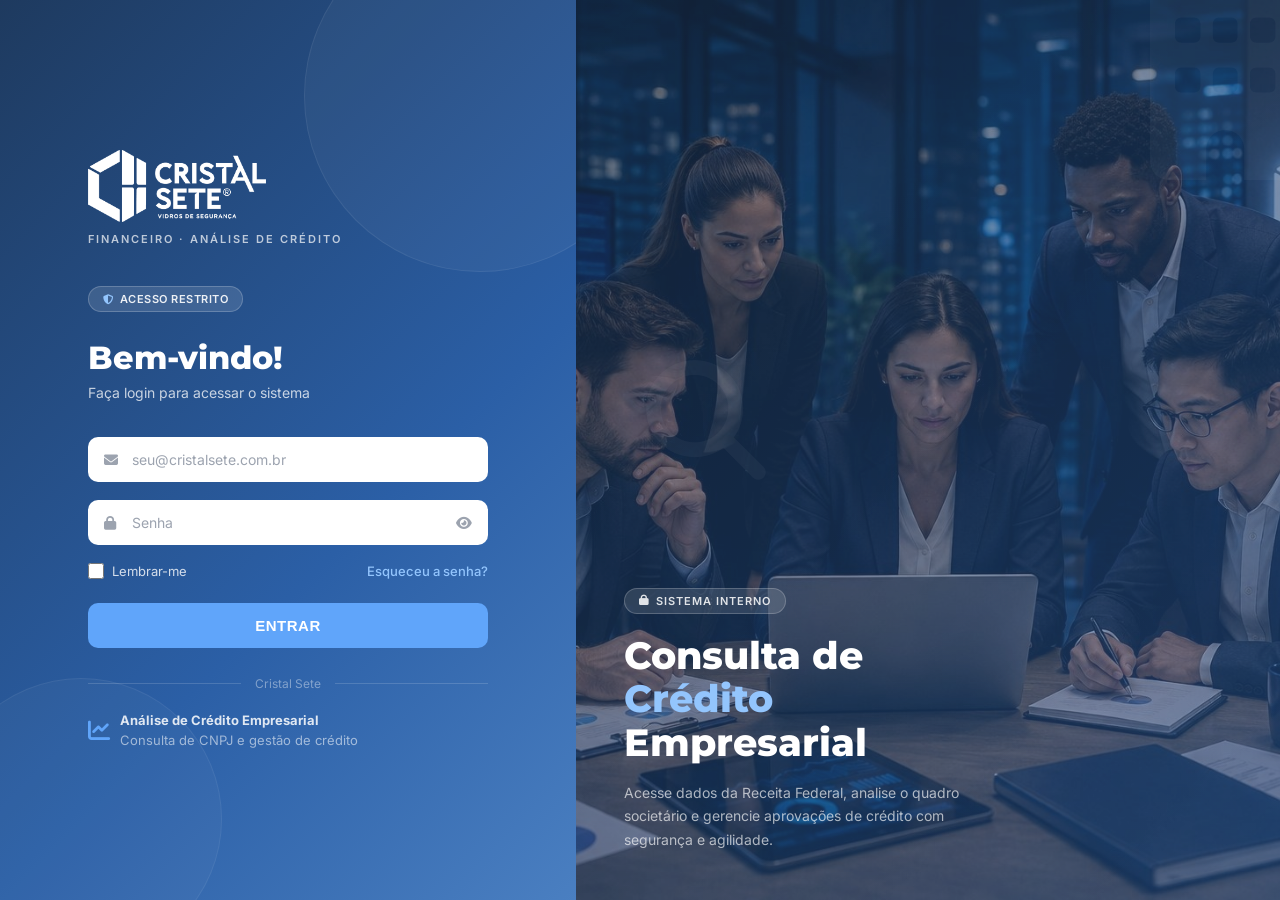
<file: login.html>
<!DOCTYPE html>
<html lang="pt-BR">
<head>
    <meta charset="UTF-8">
    <meta name="viewport" content="width=device-width, initial-scale=1.0">
    <title>Login — Análise de Crédito | Cristal Sete</title>
    <link href="https://fonts.googleapis.com/css2?family=Inter:wght@300;400;500;600;700;800&display=swap" rel="stylesheet">
    <link href="https://fonts.googleapis.com/css2?family=Montserrat:wght@400;600;700;800&display=swap" rel="stylesheet">
    <link rel="stylesheet" href="https://cdnjs.cloudflare.com/ajax/libs/font-awesome/6.4.0/css/all.min.css">
    <style>
        * { margin: 0; padding: 0; box-sizing: border-box; }

        body {
            font-family: 'Inter', sans-serif;
            height: 100vh;
            overflow: hidden;
        }

        .login-wrapper {
            display: flex;
            height: 100vh;
        }

        /* ── LADO ESQUERDO ── */
        .login-left {
            flex: 0 0 45%;
            background: linear-gradient(135deg, #1e3a5f 0%, #2B5FA6 60%, #4a7fc1 100%);
            display: flex;
            flex-direction: column;
            justify-content: center;
            padding: 60px;
            position: relative;
            overflow: hidden;
        }

        /* Círculos decorativos de vidro */
        .login-left::before {
            content: '';
            position: absolute;
            top: -80px; right: -80px;
            width: 350px; height: 350px;
            background: rgba(255,255,255,0.04);
            border: 1px solid rgba(255,255,255,0.07);
            border-radius: 50%;
        }
        .login-left::after {
            content: '';
            position: absolute;
            bottom: -60px; left: -60px;
            width: 280px; height: 280px;
            background: rgba(255,255,255,0.03);
            border: 1px solid rgba(255,255,255,0.06);
            border-radius: 50%;
        }

        .login-content {
            position: relative;
            z-index: 1;
            max-width: 400px;
            width: 100%;
            margin: 0 auto;
            animation: fadeInUp 0.6s ease-out;
        }

        /* Logo */
        .logo-container {
            margin-bottom: 40px;
        }
        .logo-container img {
            height: 72px;
            width: auto;
            display: block;
            filter: brightness(0) invert(1);
        }
        .logo-tag {
            margin-top: 10px;
            color: rgba(255,255,255,0.7);
            font-size: 11px;
            font-weight: 600;
            letter-spacing: 2px;
            text-transform: uppercase;
        }

        /* Título */
        .welcome-text h1 {
            font-family: 'Montserrat', sans-serif;
            font-size: 32px;
            font-weight: 800;
            color: white;
            margin-bottom: 8px;
            line-height: 1.15;
        }
        .welcome-text p {
            color: rgba(255,255,255,0.75);
            font-size: 14px;
            margin-bottom: 36px;
        }

        /* Badge do sistema */
        .system-badge {
            display: inline-flex;
            align-items: center;
            gap: 6px;
            background: rgba(255,255,255,0.12);
            border: 1px solid rgba(255,255,255,0.2);
            border-radius: 20px;
            padding: 5px 14px;
            margin-bottom: 28px;
            font-size: 11px;
            color: rgba(255,255,255,0.9);
            font-weight: 600;
            letter-spacing: 0.5px;
            text-transform: uppercase;
        }
        .system-badge i { font-size: 10px; color: #93c5fd; }

        /* Inputs */
        .form-group { margin-bottom: 18px; }

        .input-wrapper { position: relative; }

        .input-icon {
            position: absolute;
            left: 16px;
            top: 50%;
            transform: translateY(-50%);
            color: #9ca3af;
            font-size: 14px;
            pointer-events: none;
        }

        .form-input {
            width: 100%;
            padding: 14px 18px 14px 44px;
            border: none;
            border-radius: 10px;
            font-size: 14px;
            background: white;
            color: #1f2937;
            transition: all 0.25s;
            font-family: 'Inter', sans-serif;
        }
        .form-input::placeholder { color: #9ca3af; }
        .form-input:focus {
            outline: none;
            box-shadow: 0 0 0 3px rgba(255,255,255,0.25);
        }

        .password-toggle {
            position: absolute;
            right: 16px;
            top: 50%;
            transform: translateY(-50%);
            color: #9ca3af;
            cursor: pointer;
            font-size: 14px;
            transition: color 0.2s;
        }
        .password-toggle:hover { color: #2B5FA6; }

        /* Opções */
        .form-options {
            display: flex;
            justify-content: space-between;
            align-items: center;
            margin-bottom: 24px;
            margin-top: 4px;
        }
        .checkbox-wrapper {
            display: flex;
            align-items: center;
            gap: 8px;
        }
        .checkbox-wrapper input[type="checkbox"] {
            width: 16px; height: 16px;
            cursor: pointer;
            accent-color: #60a5fa;
        }
        .checkbox-wrapper label {
            color: rgba(255,255,255,0.8);
            font-size: 13px;
            cursor: pointer;
        }
        .forgot-link {
            color: #93c5fd;
            text-decoration: none;
            font-size: 13px;
            font-weight: 500;
            transition: color 0.2s;
        }
        .forgot-link:hover { color: white; }

        /* Botão */
        .btn-login {
            width: 100%;
            padding: 14px;
            background: #60a5fa;
            color: white;
            border: none;
            border-radius: 10px;
            font-size: 15px;
            font-weight: 700;
            cursor: pointer;
            transition: all 0.25s;
            letter-spacing: 0.5px;
            text-transform: uppercase;
        }
        .btn-login:hover {
            background: #3b82f6;
            transform: translateY(-2px);
            box-shadow: 0 8px 20px rgba(96,165,250,0.35);
        }
        .btn-login:disabled {
            background: rgba(255,255,255,0.3);
            cursor: not-allowed;
            transform: none;
            box-shadow: none;
        }

        /* Mensagem de erro */
        .login-error {
            display: none;
            background: rgba(239,68,68,0.15);
            border: 1px solid rgba(239,68,68,0.35);
            border-radius: 8px;
            padding: 10px 14px;
            margin-bottom: 16px;
            color: #fca5a5;
            font-size: 13px;
            display: flex;
            align-items: center;
            gap: 8px;
        }
        .login-error.hidden { display: none !important; }

        /* Divider */
        .divider {
            display: flex;
            align-items: center;
            margin: 28px 0 20px;
        }
        .divider::before, .divider::after {
            content: '';
            flex: 1;
            height: 1px;
            background: rgba(255,255,255,0.15);
        }
        .divider span {
            color: rgba(255,255,255,0.4);
            padding: 0 14px;
            font-size: 12px;
        }

        /* Footer */
        .footer-text {
            display: flex;
            align-items: center;
            gap: 10px;
            color: rgba(255,255,255,0.55);
            font-size: 13px;
        }
        .footer-text i { font-size: 22px; color: #60a5fa; }
        .footer-text p { margin: 0; line-height: 1.5; }
        .footer-text strong { color: rgba(255,255,255,0.85); display: block; }

        /* ── LADO DIREITO ── */
        .login-right {
            flex: 1;
            background: linear-gradient(135deg, #1e3a5f 0%, #2B5FA6 100%);
            position: relative;
            display: flex;
            align-items: flex-end;
            justify-content: flex-start;
            overflow: hidden;
        }

        /* Imagem de fundo — adicione uma foto da fábrica/equipe na pasta assets */
        .login-right-bg {
            position: absolute;
            inset: 0;
            background-image: url('assets/foto-login.jpg');
            background-size: cover;
            background-position: center;
            opacity: 0.45;
        }

        /* Conteúdo sobreposto na direita */
        .login-right-content {
            position: relative;
            z-index: 1;
            padding: 48px;
            max-width: 480px;
        }
        .right-tag {
            display: inline-flex;
            align-items: center;
            gap: 6px;
            background: rgba(255,255,255,0.12);
            border: 1px solid rgba(255,255,255,0.2);
            border-radius: 20px;
            padding: 5px 14px;
            font-size: 11px;
            color: rgba(255,255,255,0.85);
            font-weight: 600;
            letter-spacing: 1px;
            text-transform: uppercase;
            margin-bottom: 20px;
        }
        .right-title {
            font-family: 'Montserrat', sans-serif;
            font-size: 38px;
            font-weight: 800;
            color: white;
            line-height: 1.15;
            margin-bottom: 16px;
        }
        .right-title span { color: #93c5fd; }
        .right-desc {
            color: rgba(255,255,255,0.65);
            font-size: 14px;
            line-height: 1.7;
            max-width: 340px;
        }

        /* Ícones decorativos no fundo direito */
        .deco-icon {
            position: absolute;
            color: rgba(255,255,255,0.04);
            font-size: 200px;
        }
        .deco-icon.top-right { top: -20px; right: -20px; }
        .deco-icon.mid-left  { top: 40%; left: 10%; font-size: 120px; }

        /* ── RESPONSIVO ── */
        @media (max-width: 1024px) {
            .login-left { flex: 0 0 50%; padding: 40px; }
        }
        @media (max-width: 768px) {
            .login-wrapper { flex-direction: column; }
            .login-left { flex: 1; overflow-y: auto; padding: 40px 24px; }
            .login-right { display: none; }
            .welcome-text h1 { font-size: 26px; }
        }

        @keyframes fadeInUp {
            from { opacity: 0; transform: translateY(24px); }
            to   { opacity: 1; transform: translateY(0); }
        }
    </style>
</head>
<body>

<div class="login-wrapper">

    <!-- ── ESQUERDA: FORMULÁRIO ── -->
    <div class="login-left">
        <div class="login-content">

            <!-- Logo -->
            <div class="logo-container">
                <img src="assets/logos/cistalsete.png" alt="Cristal Sete">
                <div class="logo-tag">Financeiro · Análise de Crédito</div>
            </div>

            <!-- Badge -->
            <div class="system-badge">
                <i class="fas fa-shield-alt"></i>
                Acesso Restrito
            </div>

            <!-- Título -->
            <div class="welcome-text">
                <h1>Bem-vindo!</h1>
                <p>Faça login para acessar o sistema</p>
            </div>

            <!-- Erro -->
            <div class="login-error hidden" id="loginError">
                <i class="fas fa-exclamation-circle"></i>
                <span id="loginErrorMsg">E-mail ou senha incorretos.</span>
            </div>

            <!-- Formulário -->
            <form id="loginForm" onsubmit="handleLogin(event)" novalidate>

                <div class="form-group">
                    <div class="input-wrapper">
                        <i class="fas fa-envelope input-icon"></i>
                        <input
                            type="email"
                            id="email"
                            class="form-input"
                            placeholder="seu@cristalsete.com.br"
                            autocomplete="email"
                            required
                        >
                    </div>
                </div>

                <div class="form-group">
                    <div class="input-wrapper">
                        <i class="fas fa-lock input-icon"></i>
                        <input
                            type="password"
                            id="senha"
                            class="form-input"
                            placeholder="Senha"
                            autocomplete="current-password"
                            required
                        >
                        <i class="fas fa-eye password-toggle" onclick="togglePassword()"></i>
                    </div>
                </div>

                <div class="form-options">
                    <div class="checkbox-wrapper">
                        <input type="checkbox" id="lembrar">
                        <label for="lembrar">Lembrar-me</label>
                    </div>
                    <a href="#" class="forgot-link" onclick="recuperarSenha(); return false;">
                        Esqueceu a senha?
                    </a>
                </div>

                <button type="submit" class="btn-login" id="btnLogin">
                    Entrar
                </button>
            </form>

            <div class="divider"><span>Cristal Sete</span></div>

            <div class="footer-text">
                <i class="fas fa-chart-line"></i>
                <p>
                    <strong>Análise de Crédito Empresarial</strong>
                    Consulta de CNPJ e gestão de crédito
                </p>
            </div>

        </div>
    </div>

    <!-- ── DIREITA: IMAGEM / IDENTIDADE ── -->
    <div class="login-right">
        <div class="login-right-bg"></div>

        <!-- Ícones decorativos -->
        <i class="fas fa-building deco-icon top-right"></i>
        <i class="fas fa-search deco-icon mid-left"></i>

        <div class="login-right-content">
            <div class="right-tag">
                <i class="fas fa-lock"></i>
                Sistema Interno
            </div>
            <h2 class="right-title">
                Consulta de<br>
                <span>Crédito</span><br>
                Empresarial
            </h2>
            <p class="right-desc">
                Acesse dados da Receita Federal, analise o quadro societário e gerencie aprovações de crédito com segurança e agilidade.
            </p>
        </div>
    </div>

</div>

<script>
// ============================================
// USUÁRIOS DO SISTEMA
// Gerenciados pelo Painel Admin (admin.html)
// Usuários padrão usados na primeira vez
// ============================================
const USUARIOS_PADRAO = [
    { usuario: "mauricio.silva@cristalsete.com.br", senha: "cristal2026", nome: "Mauricio Vieira da Silva", perfil: "analista",    avatar: "" },
    { usuario: "pierre.alves@cristalsete.com.br",  senha: "cristal2026", nome: "Pierre André Alves",       perfil: "admin",       avatar: "" },
    { usuario: "angelo@cristalsete.com.br",        senha: "cristal2026", nome: "Angelo Gracioli",           perfil: "gerente",     avatar: "" },
];

// Carrega usuários do admin (ou usa padrão)
function getUsuariosLogin() {
    try {
        const saved = JSON.parse(localStorage.getItem('ac_usuarios_login') || 'null');
        return saved || USUARIOS_PADRAO;
    } catch { return USUARIOS_PADRAO; }
}

// Redireciona se já estiver logado
if (sessionStorage.getItem('ac_logado') === 'true') {
    window.location.href = 'index.html';
}

function handleLogin(e) {
    e.preventDefault();
    const email = document.getElementById('email').value.trim().toLowerCase();
    const senha = document.getElementById('senha').value;
    const btn   = document.getElementById('btnLogin');

    if (!email || !senha) { mostrarErro('Preencha e-mail e senha.'); return; }

    btn.disabled = true;
    btn.textContent = 'Verificando...';

    setTimeout(() => {
        const USUARIOS = getUsuariosLogin();
        const user = USUARIOS.find(u => u.usuario === email && u.senha === senha);
        if (user) {
            if (document.getElementById('lembrar').checked) {
                localStorage.setItem('ac_lembrar', JSON.stringify({ nome: user.nome, perfil: user.perfil, usuario: user.usuario, avatar: user.avatar || '' }));
            }
            sessionStorage.setItem('ac_logado', 'true');
            sessionStorage.setItem('ac_usuario', JSON.stringify({ nome: user.nome, perfil: user.perfil, usuario: user.usuario, avatar: user.avatar || '' }));
            window.location.href = 'index.html';
        } else {
            btn.disabled = false;
            btn.textContent = 'Entrar';
            mostrarErro('E-mail ou senha incorretos.');
            document.getElementById('loginForm').style.animation = 'none';
            setTimeout(() => { document.getElementById('loginForm').style.animation = ''; }, 10);
        }
    }, 600);
}

function mostrarErro(msg) {
    const el = document.getElementById('loginError');
    document.getElementById('loginErrorMsg').textContent = msg;
    el.classList.remove('hidden');
}

function togglePassword() {
    const input = document.getElementById('senha');
    const icon  = document.querySelector('.password-toggle');
    if (input.type === 'password') {
        input.type = 'text';
        icon.classList.replace('fa-eye', 'fa-eye-slash');
    } else {
        input.type = 'password';
        icon.classList.replace('fa-eye-slash', 'fa-eye');
    }
}

function recuperarSenha() {
    alert('Para recuperar sua senha, entre em contato:\n\nfinanceiro@cristalsete.com.br');
}

// Preenche e-mail se tiver "lembrar-me" salvo
window.addEventListener('DOMContentLoaded', function() {
    const saved = localStorage.getItem('ac_lembrar');
    if (saved) {
        try {
            const u = JSON.parse(saved);
            document.getElementById('email').value = u.usuario || '';
            document.getElementById('lembrar').checked = true;
        } catch(e) {}
    }
});
</script>

</body>
</html>
</file>
